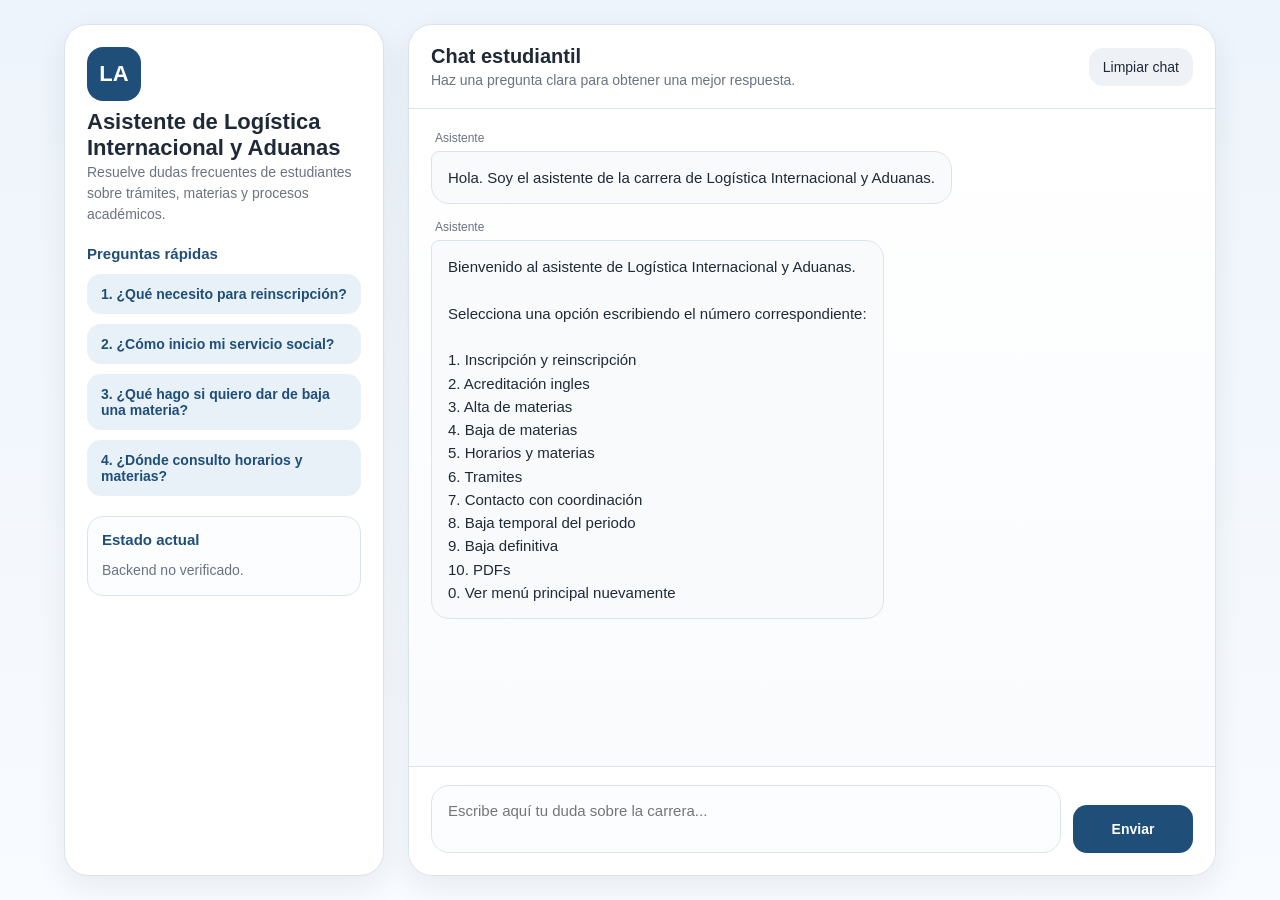
<file: index.html>
<!doctype html>
<html lang="es">
<head>
  <meta charset="UTF-8" />
  <meta name="viewport" content="width=device-width, initial-scale=1.0" />
  <title>Asistente de Logística Internacional y Aduanas</title>
  <link rel="stylesheet" href="css/styles.css" />
  <link rel="icon" type="image/png" href="img/logo_chatbot.png">
</head>
<body>
  <main class="page">
    <aside class="sidebar">
      <section class="brand">
        <div class="brand-badge">LA</div>
        <div>
          <h1>Asistente de Logística Internacional y Aduanas</h1>
          <p>Resuelve dudas frecuentes de estudiantes sobre trámites, materias y procesos académicos.</p>
        </div>
      </section>

      <section>
        <h3 class="section-title">Preguntas rápidas</h3>
        <div class="quick-list">
          <button class="quick-btn" data-question="¿Qué necesito para reinscripción?">¿Qué necesito para reinscripción?</button>
          <button class="quick-btn" data-question="¿Cómo inicio mi servicio social?">¿Cómo inicio mi servicio social?</button>
          <button class="quick-btn" data-question="¿Qué hago si quiero dar de baja una materia?">¿Qué hago si quiero dar de baja una materia?</button>
          <button class="quick-btn" data-question="¿Dónde consulto horarios y materias?">¿Dónde consulto horarios y materias?</button>
        </div>
      </section>

      <section class="info-box">
        <h3 class="section-title">Estado actual</h3>
        <p id="apiStatus">Backend no verificado.</p>
      </section>
    </aside>

    <section class="chat-card">
      <header class="chat-header">
        <div>
          <h2>Chat estudiantil</h2>
          <p>Haz una pregunta clara para obtener una mejor respuesta.</p>
        </div>
        <button class="clear-btn" id="clearChatBtn">Limpiar chat</button>
      </header>

      <div class="chat-messages" id="chatMessages"></div>

      <footer class="chat-input-area">
        <div class="input-box">
          <textarea id="messageInput" placeholder="Escribe aquí tu duda sobre la carrera..."></textarea>
          <button class="send-btn" id="sendBtn">Enviar</button>
        </div>
      </footer>
    </section>
  </main>

  <script src="js/chat.js"></script>
</body>
</html>
</file>
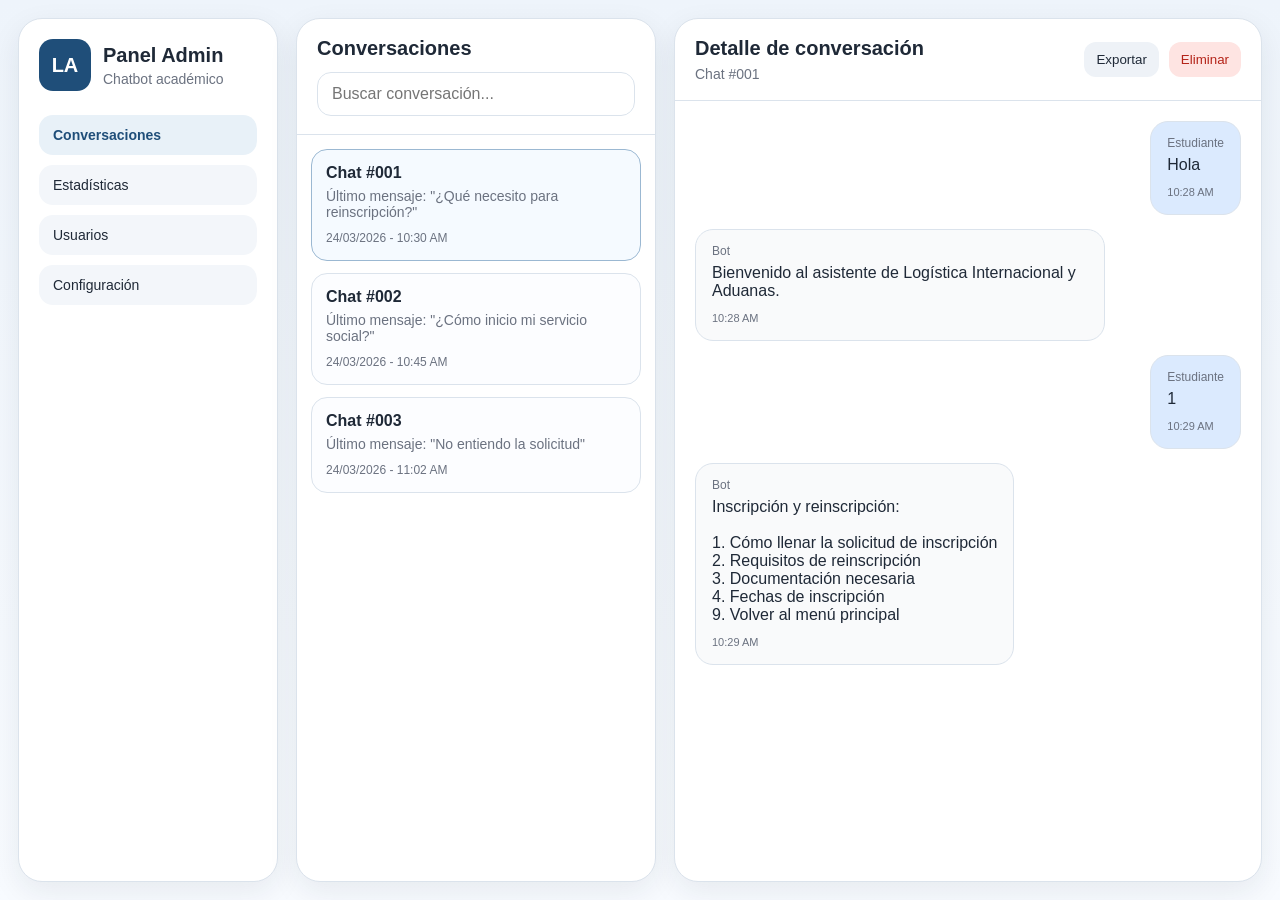
<file: admin.html>
<!doctype html>
<html lang="es">
<head>
  <meta charset="UTF-8">
  <meta name="viewport" content="width=device-width, initial-scale=1.0">
  <title>Admin - Chatbot</title>
  <link rel="stylesheet" href="css/admin.css">
  <link rel="icon" type="image/png" href="img/logo_chatbot.png">  
</head>
<body>
  <main class="admin-layout">

    <aside class="admin-sidebar">
      <div class="admin-logo">
        <div class="admin-badge">LA</div>
        <div>
          <h1>Panel Admin</h1>
          <p>Chatbot académico</p>
        </div>
      </div>

      <nav class="admin-nav">
        <button class="nav-btn active">Conversaciones</button>
        <button class="nav-btn">Estadísticas</button>
        <button class="nav-btn">Usuarios</button>
        <button class="nav-btn">Configuración</button>
      </nav>
    </aside>

    <section class="conversation-list-panel">
      <div class="panel-header">
        <h2>Conversaciones</h2>
        <input type="text" placeholder="Buscar conversación..." class="search-input">
      </div>

      <div class="conversation-list" id="conversationList">
        <article class="conversation-item active">
          <h3>Chat #001</h3>
          <p>Último mensaje: “¿Qué necesito para reinscripción?”</p>
          <span>24/03/2026 - 10:30 AM</span>
        </article>

        <article class="conversation-item">
          <h3>Chat #002</h3>
          <p>Último mensaje: “¿Cómo inicio mi servicio social?”</p>
          <span>24/03/2026 - 10:45 AM</span>
        </article>

        <article class="conversation-item">
          <h3>Chat #003</h3>
          <p>Último mensaje: “No entiendo la solicitud”</p>
          <span>24/03/2026 - 11:02 AM</span>
        </article>
      </div>
    </section>

    <section class="conversation-detail-panel">
      <div class="panel-header detail-header">
        <div>
          <h2>Detalle de conversación</h2>
          <p>Chat #001</p>
        </div>
        <div class="detail-actions">
          <button class="action-btn">Exportar</button>
          <button class="action-btn danger">Eliminar</button>
        </div>
      </div>

      <div class="messages-view" id="messagesView">
        <div class="admin-message user">
          <span class="message-role">Estudiante</span>
          <p>Hola</p>
          <small>10:28 AM</small>
        </div>

        <div class="admin-message bot">
          <span class="message-role">Bot</span>
          <p>Bienvenido al asistente de Logística Internacional y Aduanas.</p>
          <small>10:28 AM</small>
        </div>

        <div class="admin-message user">
          <span class="message-role">Estudiante</span>
          <p>1</p>
          <small>10:29 AM</small>
        </div>

        <div class="admin-message bot">
          <span class="message-role">Bot</span>
          <p>Inscripción y reinscripción: ...</p>
          <small>10:29 AM</small>
        </div>
      </div>
    </section>

  </main>

  <script src="js/admin.js"></script>
</body>
</html>
</file>
<file: css/styles.css>
:root {
  --bg: #f4f7fb;
  --panel: #ffffff;
  --primary: #1f4e79;
  --primary-soft: #e8f1f8;
  --text: #1f2937;
  --muted: #6b7280;
  --border: #dbe3ec;
  --bot: #f9fafb;
  --user: #dbeafe;
  --shadow: 0 10px 30px rgba(31, 41, 55, 0.08);
  --radius: 18px;
}

* {
  box-sizing: border-box;
}

html,
body {
  margin: 0;
  padding: 0;
  height: 100%;
}

body {
  font-family: Arial, Helvetica, sans-serif;
  background: linear-gradient(180deg, #eef4fb 0%, #f8fbff 100%);
  color: var(--text);
  overflow: hidden;
}

.page {
  max-width: 1200px;
  margin: 0 auto;
  padding: 24px;
  height: 100vh;
  display: grid;
  grid-template-columns: 320px 1fr;
  gap: 24px;
  align-items: stretch;
}

.sidebar,
.chat-card {
  background: var(--panel);
  border: 1px solid var(--border);
  border-radius: 24px;
  box-shadow: var(--shadow);
  min-height: 0;
}

.sidebar {
  padding: 22px;
  display: flex;
  flex-direction: column;
  gap: 20px;
  overflow-y: auto;
}

.brand {
  display: flex;
  flex-direction: column;
  gap: 8px;
}

.brand-badge {
  width: 54px;
  height: 54px;
  border-radius: 16px;
  background: var(--primary);
  color: white;
  display: grid;
  place-items: center;
  font-size: 22px;
  font-weight: bold;
  flex-shrink: 0;
}

.brand h1 {
  font-size: 22px;
  line-height: 1.2;
  margin: 0;
}

.brand p {
  margin: 0;
  color: var(--muted);
  font-size: 14px;
  line-height: 1.5;
}

.section-title {
  margin: 0 0 12px;
  font-size: 15px;
  color: var(--primary);
}

.quick-list {
  display: grid;
  gap: 10px;
}

.quick-btn,
.clear-btn,
.send-btn {
  border: none;
  border-radius: 14px;
  cursor: pointer;
  transition: 0.2s ease;
  font-size: 14px;
}

.quick-btn {
  text-align: left;
  padding: 12px 14px;
  background: var(--primary-soft);
  color: var(--primary);
  font-weight: 600;
}

.quick-btn:hover,
.clear-btn:hover,
.send-btn:hover {
  transform: translateY(-1px);
  filter: brightness(0.98);
}

.info-box {
  border: 1px solid var(--border);
  border-radius: 16px;
  padding: 14px;
  background: #fbfdff;
}

.info-box p {
  margin: 0;
  color: var(--muted);
  font-size: 14px;
  line-height: 1.5;
}

.chat-card {
  display: flex;
  flex-direction: column;
  height: 100%;
  overflow: hidden;
}

.chat-header {
  padding: 20px 22px;
  border-bottom: 1px solid var(--border);
  display: flex;
  justify-content: space-between;
  align-items: center;
  gap: 16px;
  flex-shrink: 0;
}

.chat-header h2 {
  margin: 0;
  font-size: 20px;
}

.chat-header p {
  margin: 4px 0 0;
  color: var(--muted);
  font-size: 14px;
}

.clear-btn {
  padding: 11px 14px;
  background: #eef2f7;
  color: var(--text);
  white-space: nowrap;
}

.chat-messages {
  flex: 1;
  min-height: 0;
  padding: 22px;
  overflow-y: auto;
  display: flex;
  flex-direction: column;
  gap: 16px;
  background: linear-gradient(180deg, #ffffff 0%, #f9fbfd 100%);
}

.chat-messages::-webkit-scrollbar,
.sidebar::-webkit-scrollbar {
  width: 8px;
}

.chat-messages::-webkit-scrollbar-thumb,
.sidebar::-webkit-scrollbar-thumb {
  background: #cbd5e1;
  border-radius: 10px;
}

.chat-messages::-webkit-scrollbar-track,
.sidebar::-webkit-scrollbar-track {
  background: transparent;
}

.message-wrap {
  display: flex;
  flex-direction: column;
  gap: 6px;
  max-width: 78%;
}

.message-wrap.user {
  align-self: flex-end;
  align-items: flex-end;
}

.message-wrap.bot {
  align-self: flex-start;
  align-items: flex-start;
}

.message-label {
  font-size: 12px;
  color: var(--muted);
  padding: 0 4px;
}

.message {
  padding: 14px 16px;
  border-radius: var(--radius);
  line-height: 1.55;
  font-size: 15px;
  white-space: pre-wrap;
  word-wrap: break-word;
  overflow-wrap: break-word;
  border: 1px solid var(--border);
}

.message.bot {
  background: var(--bot);
  border-top-left-radius: 8px;
}

.message.user {
  background: var(--user);
  border-top-right-radius: 8px;
}

.chat-image {
  display: block;
  width: 100%;
  max-width: 420px;
  margin-top: 14px;
  border-radius: 12px;
  border: 1px solid var(--border);
}

.chat-image-link {
  display: inline-block;
  margin-top: 10px;
  color: var(--primary);
  font-size: 13px;
  font-weight: 600;
  text-decoration: none;
}

.chat-image-link:hover {
  text-decoration: underline;
}

.typing {
  display: inline-flex;
  gap: 5px;
  align-items: center;
  padding: 6px 0 0;
}

.typing span {
  width: 8px;
  height: 8px;
  border-radius: 999px;
  background: #9ca3af;
  animation: blink 1.2s infinite ease-in-out;
}

.typing span:nth-child(2) {
  animation-delay: 0.2s;
}

.typing span:nth-child(3) {
  animation-delay: 0.4s;
}

@keyframes blink {
  0%, 80%, 100% {
    opacity: 0.3;
    transform: translateY(0);
  }
  40% {
    opacity: 1;
    transform: translateY(-2px);
  }
}

.chat-input-area {
  border-top: 1px solid var(--border);
  padding: 18px 22px 22px;
  background: var(--panel);
  flex-shrink: 0;
}

.input-box {
  display: flex;
  gap: 12px;
  align-items: flex-end;
}

.input-box textarea {
  flex: 1;
  resize: none;
  min-height: 58px;
  max-height: 180px;
  padding: 16px;
  border: 1px solid var(--border);
  border-radius: 18px;
  font: inherit;
  font-size: 15px;
  color: var(--text);
  outline: none;
  background: #fcfdff;
}

.input-box textarea:focus {
  border-color: #9bb8d2;
  box-shadow: 0 0 0 4px rgba(31, 78, 121, 0.08);
}

.send-btn {
  min-width: 120px;
  padding: 16px 18px;
  background: var(--primary);
  color: white;
  font-weight: 700;
}

.footer-note {
  margin-top: 10px;
  font-size: 12px;
  color: var(--muted);
}

@media (max-width: 920px) {
  body {
    overflow: auto;
  }

  .page {
    grid-template-columns: 1fr;
    padding: 14px;
    height: auto;
    min-height: 100vh;
  }

  .sidebar {
    max-height: none;
    overflow: visible;
  }

  .chat-card {
    height: 80vh;
  }

  .message-wrap {
    max-width: 90%;
  }

  .chat-image {
    max-width: 100%;
  }
}
</file>
<file: css/admin.css>
:root {
  --bg: #f4f7fb;
  --panel: #ffffff;
  --primary: #1f4e79;
  --primary-soft: #e8f1f8;
  --text: #1f2937;
  --muted: #6b7280;
  --border: #dbe3ec;
  --danger: #b42318;
  --danger-soft: #fee4e2;
  --shadow: 0 10px 30px rgba(31, 41, 55, 0.08);
  --radius: 18px;
}

* {
  box-sizing: border-box;
}

html,
body {
  margin: 0;
  padding: 0;
  height: 100%;
}

body {
  font-family: Arial, Helvetica, sans-serif;
  background: linear-gradient(180deg, #eef4fb 0%, #f8fbff 100%);
  color: var(--text);
}

.admin-layout {
  height: 100vh;
  display: grid;
  grid-template-columns: 260px 360px 1fr;
  gap: 18px;
  padding: 18px;
}

.admin-sidebar,
.conversation-list-panel,
.conversation-detail-panel {
  background: var(--panel);
  border: 1px solid var(--border);
  border-radius: 24px;
  box-shadow: var(--shadow);
  min-height: 0;
}

.admin-sidebar {
  padding: 20px;
  display: flex;
  flex-direction: column;
  gap: 24px;
}

.admin-logo {
  display: flex;
  gap: 12px;
  align-items: center;
}

.admin-badge {
  width: 52px;
  height: 52px;
  border-radius: 14px;
  display: grid;
  place-items: center;
  background: var(--primary);
  color: white;
  font-weight: bold;
  font-size: 20px;
}

.admin-logo h1 {
  margin: 0;
  font-size: 20px;
}

.admin-logo p {
  margin: 4px 0 0;
  color: var(--muted);
  font-size: 14px;
}

.admin-nav {
  display: flex;
  flex-direction: column;
  gap: 10px;
}

.nav-btn {
  border: none;
  border-radius: 14px;
  padding: 12px 14px;
  text-align: left;
  background: #f3f6fa;
  color: var(--text);
  font-size: 14px;
  cursor: pointer;
}

.nav-btn.active {
  background: var(--primary-soft);
  color: var(--primary);
  font-weight: 700;
}

.conversation-list-panel,
.conversation-detail-panel {
  display: flex;
  flex-direction: column;
  overflow: hidden;
}

.panel-header {
  padding: 18px 20px;
  border-bottom: 1px solid var(--border);
  flex-shrink: 0;
}

.panel-header h2 {
  margin: 0;
  font-size: 20px;
}

.search-input {
  width: 100%;
  margin-top: 12px;
  border: 1px solid var(--border);
  border-radius: 14px;
  padding: 12px 14px;
  font: inherit;
  outline: none;
}

.conversation-list {
  flex: 1;
  overflow-y: auto;
  padding: 14px;
  display: flex;
  flex-direction: column;
  gap: 12px;
}

.conversation-item {
  border: 1px solid var(--border);
  border-radius: 16px;
  padding: 14px;
  background: #fcfdff;
  cursor: pointer;
}

.conversation-item.active {
  border-color: #9bb8d2;
  background: #f5faff;
}

.conversation-item h3 {
  margin: 0 0 6px;
  font-size: 16px;
}

.conversation-item p {
  margin: 0 0 8px;
  color: var(--muted);
  font-size: 14px;
}

.conversation-item span {
  font-size: 12px;
  color: var(--muted);
}

.detail-header {
  display: flex;
  justify-content: space-between;
  align-items: center;
  gap: 14px;
}

.detail-header p {
  margin: 6px 0 0;
  color: var(--muted);
  font-size: 14px;
}

.detail-actions {
  display: flex;
  gap: 10px;
}

.action-btn {
  border: none;
  border-radius: 12px;
  padding: 10px 12px;
  cursor: pointer;
  background: #eef2f7;
  color: var(--text);
}

.action-btn.danger {
  background: var(--danger-soft);
  color: var(--danger);
}

.messages-view {
  flex: 1;
  overflow-y: auto;
  padding: 20px;
  display: flex;
  flex-direction: column;
  gap: 14px;
}

.admin-message {
  max-width: 75%;
  padding: 14px 16px;
  border-radius: 18px;
  border: 1px solid var(--border);
}

.admin-message.user {
  align-self: flex-end;
  background: #dbeafe;
}

.admin-message.bot {
  align-self: flex-start;
  background: #f9fafb;
}

.message-role {
  display: block;
  font-size: 12px;
  color: var(--muted);
  margin-bottom: 6px;
}

.admin-message p {
  margin: 0 0 8px;
  white-space: pre-wrap;
}

.admin-message small {
  font-size: 11px;
  color: var(--muted);
}

@media (max-width: 1100px) {
  .admin-layout {
    grid-template-columns: 240px 1fr;
  }

  .conversation-detail-panel {
    grid-column: span 2;
    height: 60vh;
  }
}

@media (max-width: 780px) {
  .admin-layout {
    grid-template-columns: 1fr;
    height: auto;
  }

  .admin-sidebar,
  .conversation-list-panel,
  .conversation-detail-panel {
    min-height: 300px;
  }
}
</file>
